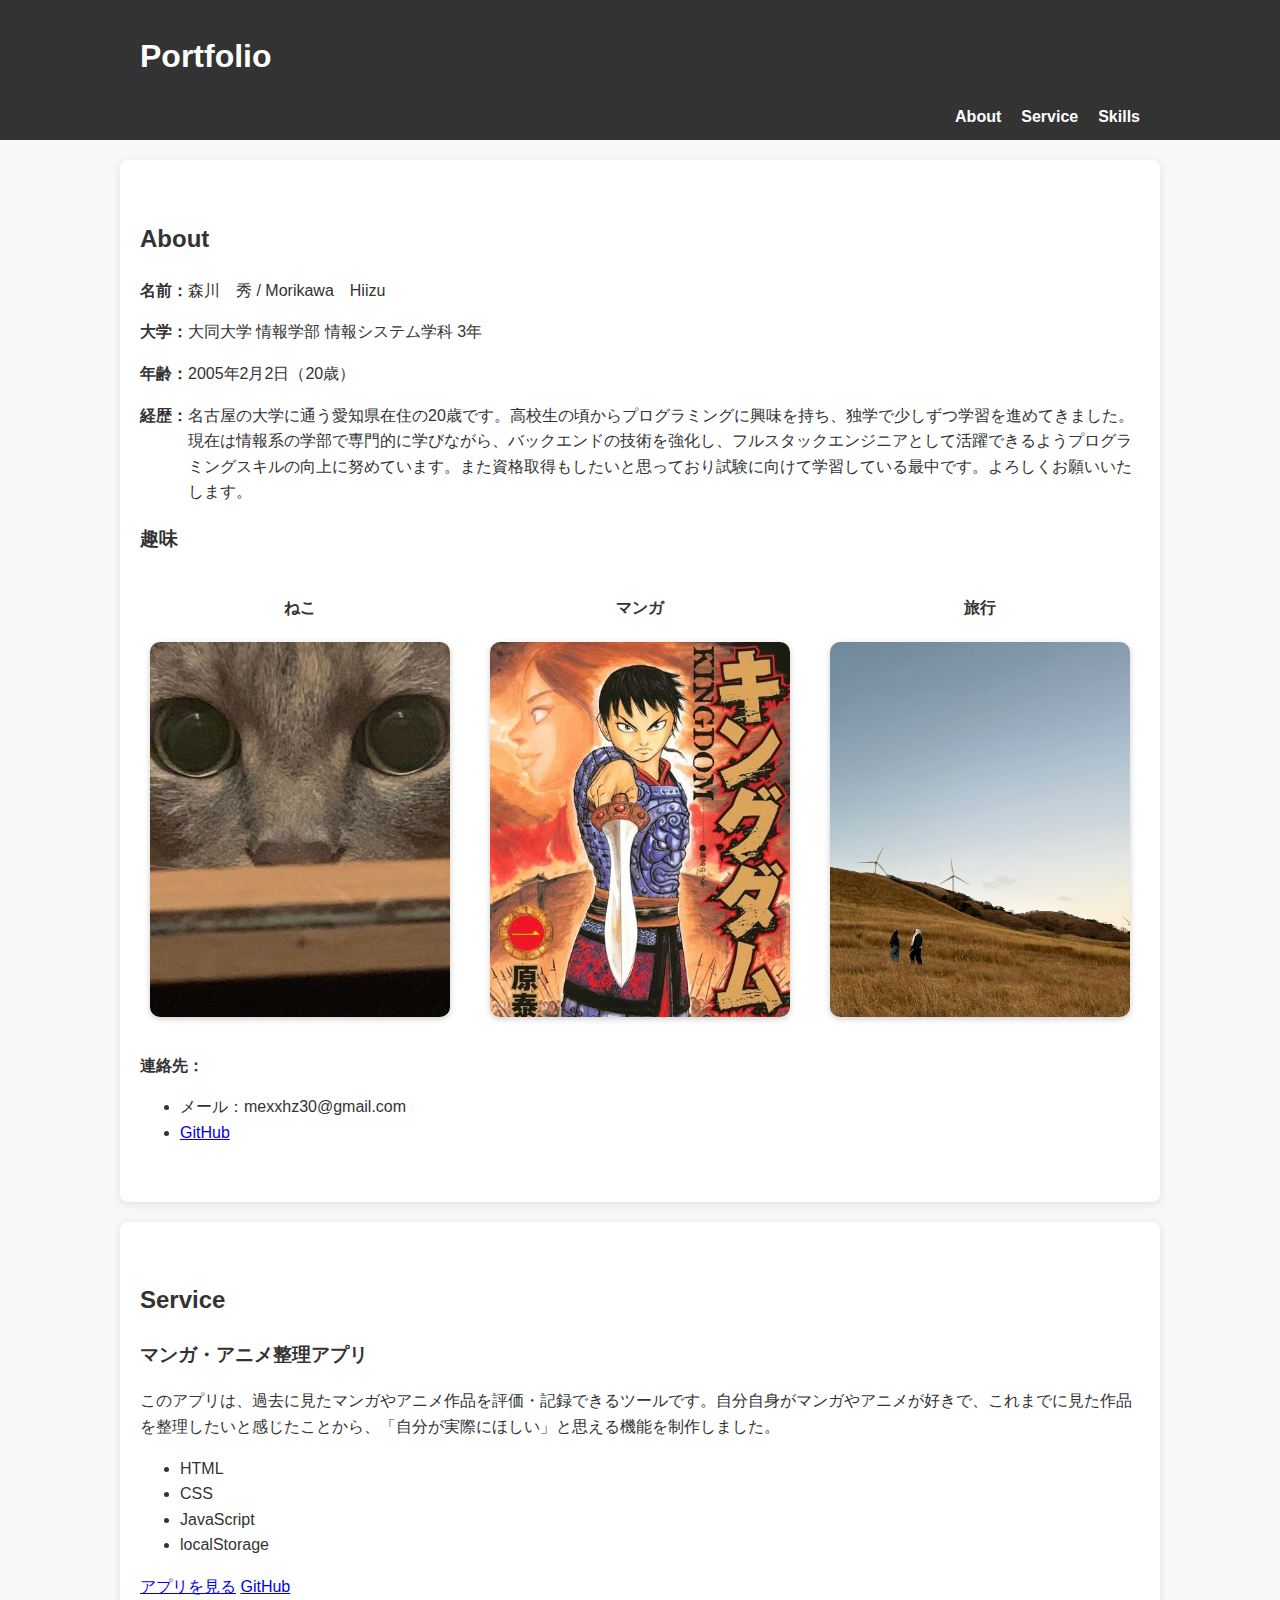
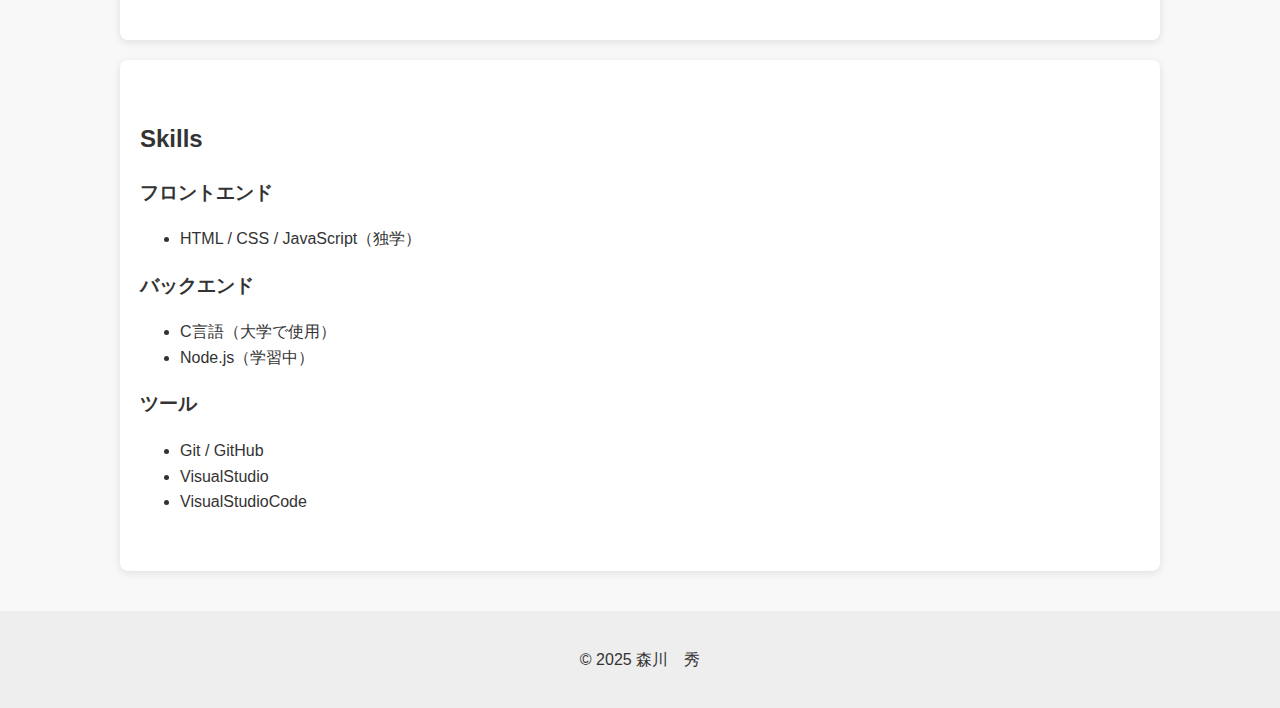
<file: index.html>
<!DOCTYPE html>
<html lang="ja">
<head>
  <meta charset="UTF-8" />
  <meta name="viewport" content="width=device-width, initial-scale=1.0" />
  <title>ポートフォリオ</title>
  <link rel="stylesheet" href="style.css" />
</head>
<body>

  <header id="header">
    <div class="header-item">
      <a href="#header"><h1>Portfolio</h1></a>
    <nav>
      <ul>
        <li><a href="#about">About</a></li>
        <li><a href="#service">Service</a></li>
        <li><a href="#skills">Skills</a></li>
      </ul>
    </nav>
    </div>
  </header>

  <section id="about">
  <h2>About</h2>
  <p><strong>名前：</strong>森川　秀 / Morikawa　Hiizu</p>
  <p><strong>大学：</strong>大同大学 情報学部 情報システム学科 3年</p>
  <p><strong>年齢：</strong>2005年2月2日（20歳）</p>
  <p class="about-info"><strong>経歴：</strong>名古屋の大学に通う愛知県在住の20歳です。高校生の頃からプログラミングに興味を持ち、独学で少しずつ学習を進めてきました。現在は情報系の学部で専門的に学びながら、バックエンドの技術を強化し、フルスタックエンジニアとして活躍できるようプログラミングスキルの向上に努めています。また資格取得もしたいと思っており試験に向けて学習している最中です。よろしくお願いいたします。</p>

  <h3>趣味</h3>
  <div class="hobby-wrapper">
    <div class="hobby-item">
      <h4>ねこ</h4>
      <div class="carousel" data-carousel>
        <div class="carousel-track">
          <img src="imgfile/cat1.JPEG" alt="ねこ1" />
          <img src="imgfile/cat2.JPEG" alt="ねこ2" />
          <img src="imgfile/cat3.JPEG" alt="ねこ3" />
        </div>
      </div>
    </div>

    <div class="hobby-item">
      <h4>マンガ</h4>
      <div class="carousel" data-carousel>
        <div class="carousel-track">
          <img src="imgfile/manga1.JPEG" alt="マンガ1" />
          <img src="imgfile/manga2.JPEG" alt="マンガ2" />
          <img src="imgfile/manga3.JPEG" alt="マンガ3" />
        </div>
      </div>
    </div>

    <div class="hobby-item">
      <h4>旅行</h4>
      <div class="carousel" data-carousel>
        <div class="carousel-track">
          <img src="imgfile/travel1.JPEG" alt="旅行1" />
          <img src="imgfile/travel2.JPEG" alt="旅行2" />
          <img src="imgfile/travel3.JPEG" alt="旅行3" />
        </div>
      </div>
    </div>
  </div>

  <p><strong>連絡先：</strong></p>
  <ul class="about-contact">
    <li>メール：mexxhz30@gmail.com</li>
    <li><a href="https://github.com/Hz0501/manga-anime-app" target="_blank">GitHub</a></li>
  </ul>
</section>

  <section id="service">
  <h2>Service</h2>
  <div class="service-container">
    <div class="service-card">
      <h3>マンガ・アニメ整理アプリ</h3>
      <p>このアプリは、過去に見たマンガやアニメ作品を評価・記録できるツールです。自分自身がマンガやアニメが好きで、これまでに見た作品を整理したいと感じたことから、「自分が実際にほしい」と思える機能を制作しました。</p>
      <ul class="tech-list">
        <li>HTML</li>
        <li>CSS</li>
        <li>JavaScript</li>
        <li>localStorage</li>
      </ul>
      <div class="service-links">
        <a href="https://hz0501.github.io/manga-anime-log/" target="_blank">アプリを見る</a>
        <a href="https://github.com/Hz0501/manga-anime-log" target="_blank">GitHub</a>
      </div>
    </div>
  </div>
</section>


  </section>

  <section id="skills">
    <h2>Skills</h2>
    <h3>フロントエンド</h3>
    <ul>
      <li>HTML / CSS / JavaScript（独学）</li>
    </ul>
    <h3>バックエンド</h3>
    <ul>
      <li>C言語（大学で使用）</li>
      <li>Node.js（学習中）</li>
    </ul>
    <h3>ツール</h3>
    <ul>
      <li>Git / GitHub</li>
      <li>VisualStudio</li>
      <li>VisualStudioCode</li>
    </ul>
  </section>

  <footer>
    <p>&copy; 2025 森川　秀</p>
  </footer>

  <script src="script.js"></script>
</body>
</html>
</file>
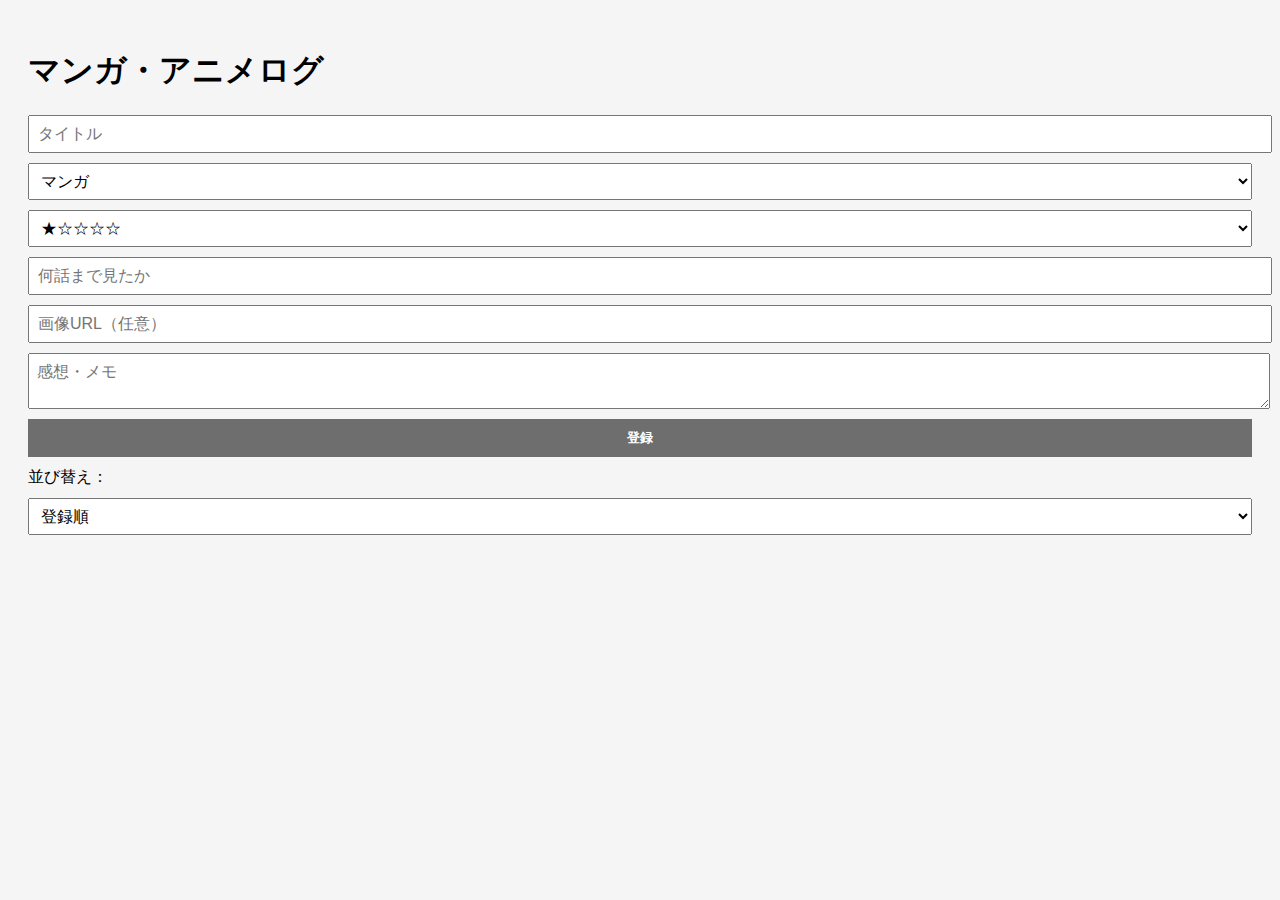
<file: manga-anime-log/index.html>
<!DOCTYPE html>
<html lang="ja">
<head>
  <meta charset="UTF-8">
  <title>My Manga & Anime Log</title>
  <link rel="stylesheet" href="style.css">
</head>
<body>
  <h1>マンガ・アニメログ</h1>

  <form id="entry-form">
  <input type="text" id="title" placeholder="タイトル" required />
  <select id="type">
    <option value="マンガ">マンガ</option>
    <option value="アニメ">アニメ</option>
  </select>
  <select id="rating">
    <option value="1">★☆☆☆☆</option>
    <option value="2">★★☆☆☆</option>
    <option value="3">★★★☆☆</option>
    <option value="4">★★★★☆</option>
    <option value="5">★★★★★</option>
  </select>
  <input type="text" id="episode" placeholder="何話まで見たか" />
  <input type="text" id="image" placeholder="画像URL（任意）" />
  <textarea id="comment" placeholder="感想・メモ"></textarea>
  <button type="submit">登録</button>
  
  <label for="sort">並び替え：</label>
<select id="sort">
  <option value="default">登録順</option>
  <option value="rating">評価順</option>
  <option value="favorite">お気に入り順</option>


</select>

</form>


  <div id="entry-list" class="card-container"></div>

  <script src="script.js"></script>
</body>
</html>
</file>
<file: style.css>
body {
  font-family: sans-serif;
  line-height: 1.6;
  margin: 0;
  padding: 0;
  background: #f8f8f8;
  color: #333;
}

header {
  background: #333;
  color: white;
  padding: 10px 0;
}

nav ul {
  list-style: none;
  display: flex;
  justify-content:right;
  gap: 20px;
  margin: 0;
  padding: 0;
}

nav a {
  color: white;
  text-decoration: none;
  font-weight: bold;
}

section {
  padding: 40px 20px;
  max-width: 1000px;
  margin: auto;
  background: white;
  margin-top: 20px;
  border-radius: 8px;
  box-shadow: 0 2px 8px rgba(0,0,0,0.1);
}

footer {
  text-align: center;
  padding: 20px;
  background: #eee;
  margin-top: 40px;
}

.header-item{
  max-width: 1000px;
  margin: 0 auto;
}
.header-item a{
  color: white;
  text-decoration: none;
  font-weight: bold;
}


/*アバウト→経歴*/
.about-info {
  display: flex;
  align-items: flex-start;
}

.about-info strong {
  min-width: 1em; /* ラベル幅を固定（必要に応じて調整） */
  flex-shrink: 0;
}

.about-info br {
  display: none;
}



/*趣味*/
.carousel {
  overflow: hidden;
  width: 100%;
  max-width: 300px;   /* 横幅を調整（任意） */
  aspect-ratio: 4 / 5; /* ← 縦長の比率に設定（例：幅400pxなら高さ500px） */
  margin: 20px auto;
  border-radius: 10px;
  box-shadow: 0 2px 6px rgba(0, 0, 0, 0.2);
  position: relative;
}

.carousel-track {
  display: flex;
  transition: transform 0.5s ease-in-out;
  height: 100%;
}

.carousel-track img {
  width: 100%;
  height: 100%;
  object-fit: cover;
  flex-shrink: 0;
  display: block;
}
.hobby-wrapper {
  display: flex;
  gap: 20px;
  justify-content: center;
  flex-wrap: wrap; /* モバイル対応のために折り返し可能に */
  margin-top: 20px;
}

.hobby-item {
  flex: 1 1 300px;
  max-width: 400px;
  text-align: center;
}
</file>
<file: manga-anime-log/style.css>
body {
  font-family: sans-serif;
  padding: 20px;
  background: #f5f5f5;
}

form {
  display: flex;
  flex-direction: column;
  gap: 10px;
  margin-bottom: 30px;
}

input, select, textarea {
  padding: 8px;
  font-size: 16px;
  width: 100%;
}

button {
  padding: 10px;
  background-color: #6e6e6e;
  color: white;
  border: none;
  font-weight: bold;
  cursor: pointer;
}

.entry-card {
  background: white;
  padding: 15px;
  margin-bottom: 10px;
  border-left: 5px solid #6e6e6e;
}


/**/
.entry-card button {
  margin-right: 5px;
  margin-top: 10px;
  padding: 5px 10px;
  background: #e5e7eb;
  border: none;
  cursor: pointer;
}

.entry-card button:hover {
  background: #cbd5e1;
}

/*ハート機能*/
.entry-card button {
  margin-right: 5px;
  margin-top: 10px;
  padding: 5px 10px;
  background: #f3f4f6;
  border: none;
  font-size: 18px;
  cursor: pointer;
}

.entry-card button:hover {
  background: #e2e8f0;
}


/*アイコン画像*/
.entry-img {
  width: 100px;
  height: auto;
  border-radius: 8px;
  margin-bottom: 10px;
}

.entry-card p {
  margin: 5px 0;
}


/*見た目*/
/* カード全体のデザイン */
.entry-card {
  background-color: #ffffff;
  border-radius: 12px;
  box-shadow: 0 4px 10px rgba(0, 0, 0, 0.1);
  padding: 16px;
  margin: 12px 0;
  max-width: 500px;
  width: 100%;
  transition: transform 0.2s ease;
}

.entry-card:hover {
  transform: translateY(-4px);
}

/* 画像 */
.entry-img {
  width: 100%;
  aspect-ratio: 4 / 5;
  object-fit: cover;
  border-radius: 8px;
  margin-bottom: 12px;
}

/* 評価などのテキスト整形 */
.entry-card strong {
  font-size: 1.2rem;
  display: block;
  margin-bottom: 4px;
}

.entry-card p {
  margin: 4px 0;
  line-height: 1.4;
  font-size: 0.95rem;
}

/* ボタン */
.entry-card button {
  background-color: #f3f4f6;
  border: none;
  border-radius: 6px;
  padding: 6px 12px;
  margin-right: 8px;
  cursor: pointer;
  font-weight: 700;          /* 太字に */
  font-size: 0.7rem;         /* 少し大きめに */
  color: #333333;            /* 濃いグレーで見やすく */
  transition: background-color 0.2s, color 0.2s;
}

.entry-card button:hover {
  background-color: #e0e0e0;
  color: #000000;            /* ホバー時はもっと濃く */
}


/*二列*/
.card-container {
  display: flex;
  flex-wrap: wrap; /* 複数行に折り返し */
  gap: 16px;       /* カード同士の隙間 */
  justify-content: center; /* 中央寄せ */
}

.entry-card {
  flex: 0 0 calc(50% - 16px); /* 幅を固定：50%から隙間を引く */
  max-width: none;
  box-sizing: border-box;
}


/* 画面幅が768px以上の場合は2列 */
@media screen and (min-width: 768px) {
  .card-container {
    justify-content: flex-start; /* 左寄せ */
  }

  .entry-card {
    flex-basis: calc(50% - 16px); /* 横幅の50%マイナス隙間 */
    max-width: none; /* max-width解除 */
  }
}




/*アニメーション*/
.entry-card {
  transition: transform 0.2s ease, box-shadow 0.2s ease;
}
.entry-card:hover {
  transform: translateY(-3px);
  box-shadow: 0 6px 12px rgba(0, 0, 0, 0.15);
}


/* スマホ画面など幅767px以下で1列にする */
@media screen and (max-width: 767px) {
  .card-container {
    justify-content: center; /* 中央寄せ */
  }
  .entry-card {
    flex: 1 1 100%; /* 幅100%で1列 */
    max-width: 100%;
  }
  
  /* ヘッダーのナビメニュー縦並びに */
  nav ul {
    flex-direction: column;
    gap: 10px;
  }

  /* ヘッダー全体を縦並びに */
  header {
    flex-direction: column;
    align-items: flex-start;
  }
}
</file>
